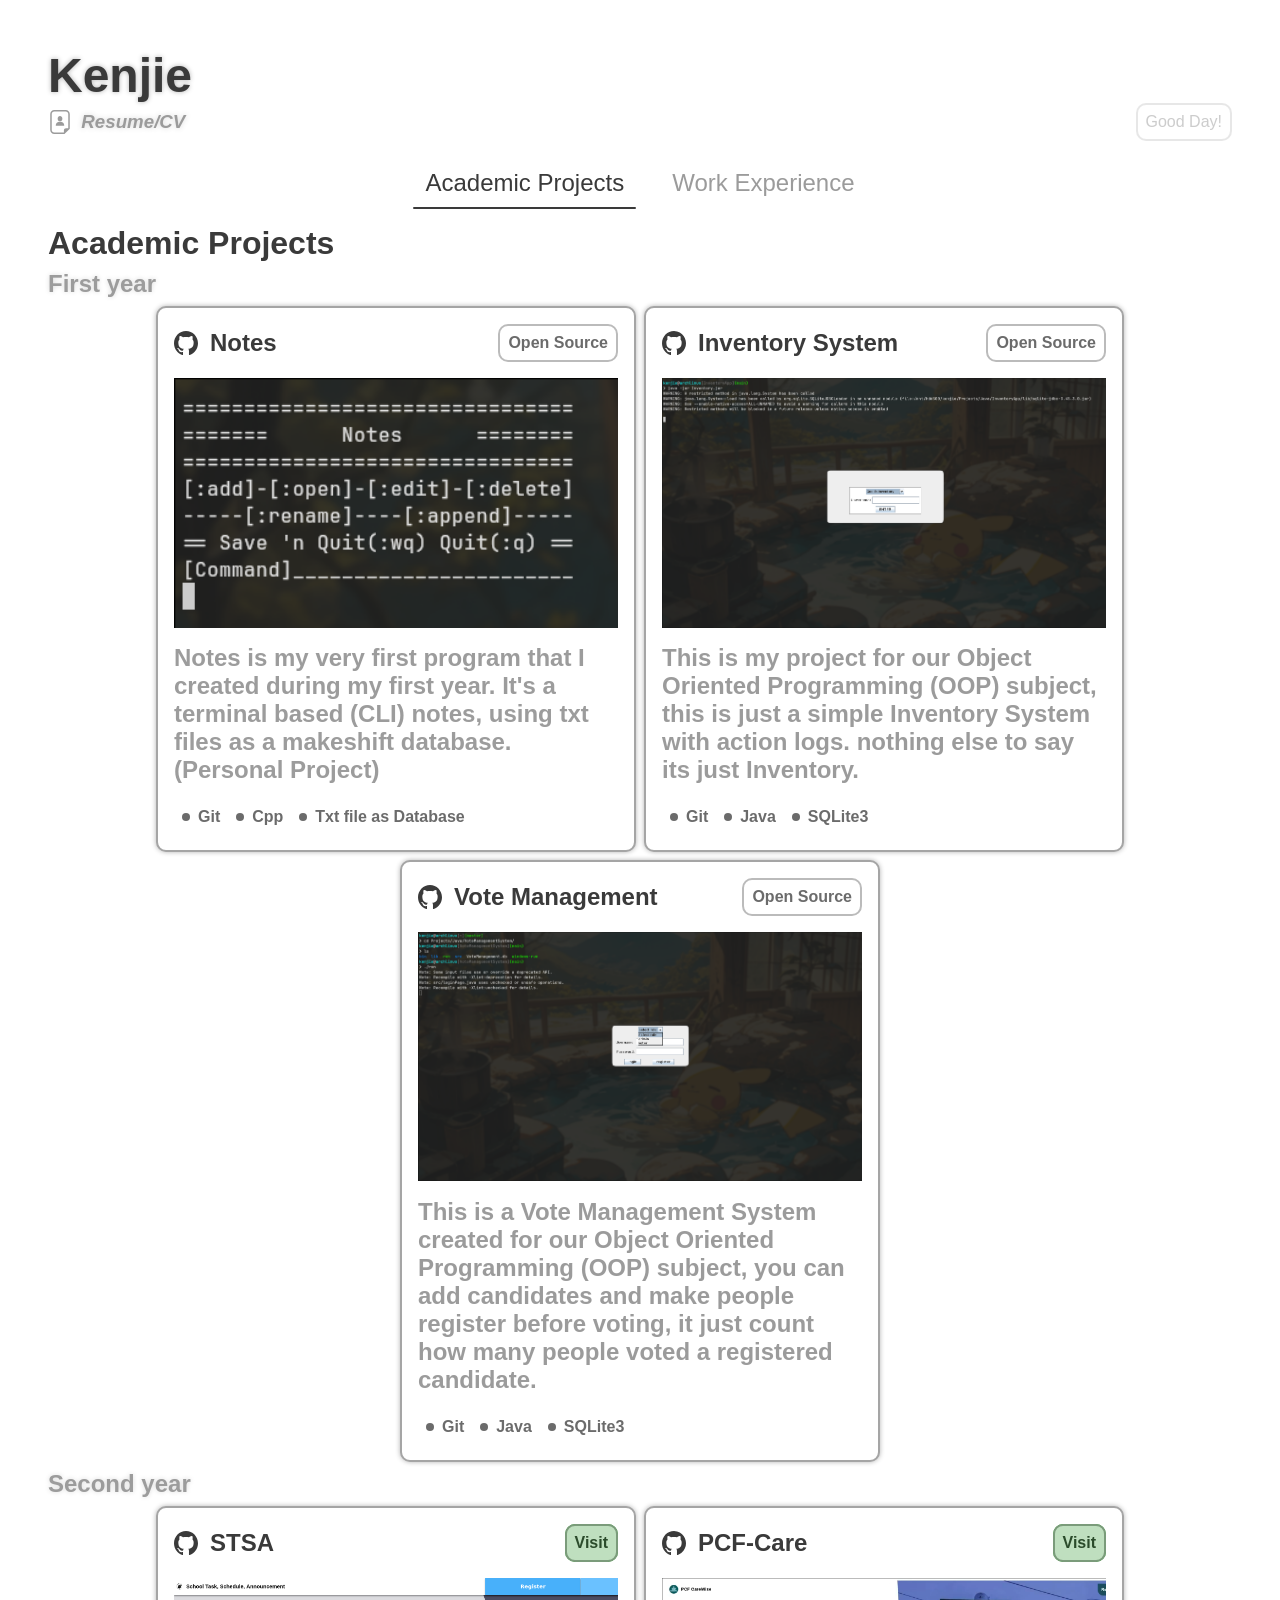
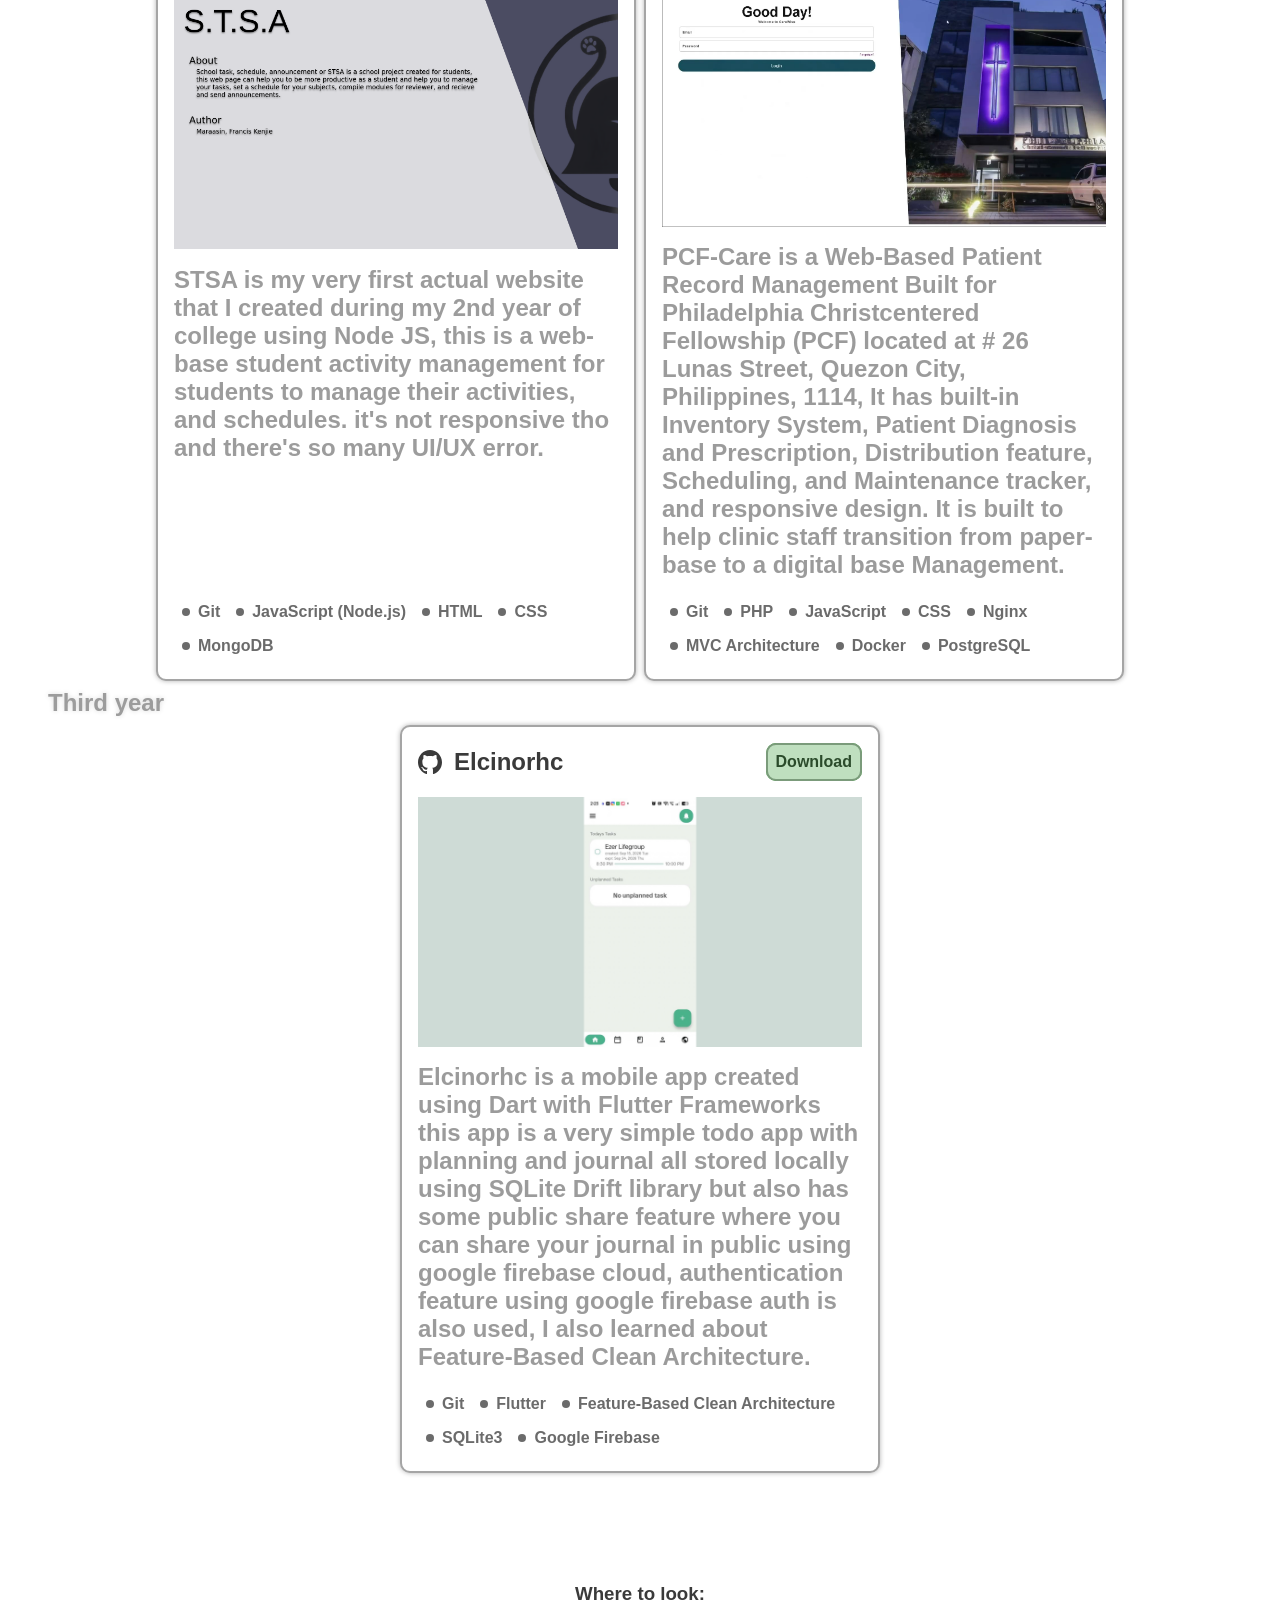
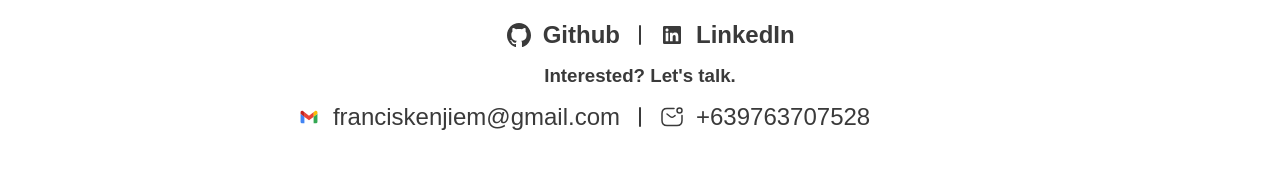
<file: index.html>
<!DOCTYPE html>
<html>
<head>
    <meta charset="UTF-8">
    <meta name="viewport" content="width=device-width, initial-scale=1.0">
    <title>CodeKenjie/Kenjie The Greate</title>
    <link rel="icon" href="images/logo.png">
    <link rel="stylesheet" href="css/style.css">
</head>
<body>
    <main class="contents">
        <div class="l-p">
            <div class="w-full">
                <h1 class="name">Kenjie</h1>
                <h3 class="f-italic sub-header" style="display: flex; justify-content: space-between;">
                    <a class="icon-box" href="https://drive.google.com/file/d/1xDgFLOY4XCXjcnS8tbqkMbSgsxE8o6RL/view" target="_blank">
                        <svg class="icon" height="200px" width="200px" version="1.1" id="_x32_" xmlns="http://www.w3.org/2000/svg" xmlns:xlink="http://www.w3.org/1999/xlink" viewBox="0 0 512 512" xml:space="preserve" fill="currentColor"><g id="SVGRepo_bgCarrier" stroke-width="0"></g><g id="SVGRepo_tracerCarrier" stroke-linecap="round" stroke-linejoin="round"></g><g id="SVGRepo_iconCarrier"> <style type="text/css"> .st0{fill:currentColor;} </style> <g> <path class="st0" d="M276.239,252.183c-6.37,2.127-13.165,3.308-20.239,3.308c-7.074,0-13.87-1.181-20.24-3.308 c-46.272,7.599-70.489,41.608-70.489,82.877H256h90.728C346.728,293.791,322.515,259.782,276.239,252.183z"></path> <path class="st0" d="M256,240.788c27.43,0,49.658-22.24,49.658-49.666v-14.087c0-27.426-22.228-49.659-49.658-49.659 c-27.43,0-49.658,22.233-49.658,49.659v14.087C206.342,218.548,228.57,240.788,256,240.788z"></path> <path class="st0" d="M378.4,0H133.582C86.234,0,47.7,38.542,47.7,85.899v340.22C47.7,473.476,86.234,512,133.582,512h205.695 h13.175l9.318-9.301l93.229-93.229l9.301-9.31v-13.174V85.899C464.3,38.542,425.766,0,378.4,0z M432.497,386.985H384.35 c-24.882,0-45.074,20.183-45.074,45.073v48.139H133.582c-29.866,0-54.078-24.221-54.078-54.078V85.899 c0-29.874,24.212-54.096,54.078-54.096H378.4c29.876,0,54.096,24.222,54.096,54.096V386.985z"></path> </g> </g></svg>
                        Resume/CV
                    </a>
                    <button class="themeBtn" id="themeBtn">Good Day!</button>
                </h3>
            </div>
            <div class="nav-container w-full">
                <button id="navLeft" aria-label="Scroll left">
                    <svg viewBox="0 0 24 24" fill="none" xmlns="http://www.w3.org/2000/svg"><g id="SVGRepo_bgCarrier" stroke-width="0"></g><g id="SVGRepo_tracerCarrier" stroke-linecap="round" stroke-linejoin="round"></g><g id="SVGRepo_iconCarrier"> <path d="M14.9991 19L9.83911 14C9.56672 13.7429 9.34974 13.433 9.20142 13.0891C9.0531 12.7452 8.97656 12.3745 8.97656 12C8.97656 11.6255 9.0531 11.2548 9.20142 10.9109C9.34974 10.567 9.56672 10.2571 9.83911 10L14.9991 5" stroke="currentColor" stroke-width="1.5" stroke-linecap="round" stroke-linejoin="round"></path> </g></svg>
                </button>
                <ul class="nav w-full">
                    <li class="active" data-target="academic">Academic Projects</li>
                    <li data-target="experience">Work Experience</li>
                </ul>
                <button id="navRight" aria-label="Scroll right">
                    <svg viewBox="0 0 24 24" fill="none" xmlns="http://www.w3.org/2000/svg"><g id="SVGRepo_bgCarrier" stroke-width="0"></g><g id="SVGRepo_tracerCarrier" stroke-linecap="round" stroke-linejoin="round"></g><g id="SVGRepo_iconCarrier"> <path d="M9 5L14.15 10C14.4237 10.2563 14.6419 10.5659 14.791 10.9099C14.9402 11.2539 15.0171 11.625 15.0171 12C15.0171 12.375 14.9402 12.7458 14.791 13.0898C14.6419 13.4339 14.4237 13.7437 14.15 14L9 19" stroke="currentColor" stroke-width="1.5" stroke-linecap="round" stroke-linejoin="round"></path> </g></svg>
                </button>
            </div>
            <div class="box tab-panel active" id="academic">
                <h1 class="title-fs w-full">Academic Projects</h1>
            </div>
            <div class="list tab-panel" id="experience">
                <h1 class="title-fs w-full">Work Experience</h1>
            </div>
            <h3 class="c-txt mt-lg">Where to look:</h3>
            <div class="container">
                <a class="f-bold normal-fs icon-box" href="https://github.com/CodeKenjie" target="_blank">
                    <svg class="icon" viewBox="0 0 20 20" version="1.1" xmlns="http://www.w3.org/2000/svg" xmlns:xlink="http://www.w3.org/1999/xlink" fill="currentColor"><g id="SVGRepo_bgCarrier" stroke-width="0"></g><g id="SVGRepo_tracerCarrier" stroke-linecap="round" stroke-linejoin="round"></g><g id="SVGRepo_iconCarrier"> <title>github [#142]</title> <desc>Created with Sketch.</desc> <defs> </defs> <g id="Page-1" stroke="none" stroke-width="1" fill="none" fill-rule="evenodd"> <g id="Dribbble-Light-Preview" transform="translate(-140.000000, -7559.000000)" fill="currentColor"> <g id="icons" transform="translate(56.000000, 160.000000)"> <path d="M94,7399 C99.523,7399 104,7403.59 104,7409.253 C104,7413.782 101.138,7417.624 97.167,7418.981 C96.66,7419.082 96.48,7418.762 96.48,7418.489 C96.48,7418.151 96.492,7417.047 96.492,7415.675 C96.492,7414.719 96.172,7414.095 95.813,7413.777 C98.04,7413.523 100.38,7412.656 100.38,7408.718 C100.38,7407.598 99.992,7406.684 99.35,7405.966 C99.454,7405.707 99.797,7404.664 99.252,7403.252 C99.252,7403.252 98.414,7402.977 96.505,7404.303 C95.706,7404.076 94.85,7403.962 94,7403.958 C93.15,7403.962 92.295,7404.076 91.497,7404.303 C89.586,7402.977 88.746,7403.252 88.746,7403.252 C88.203,7404.664 88.546,7405.707 88.649,7405.966 C88.01,7406.684 87.619,7407.598 87.619,7408.718 C87.619,7412.646 89.954,7413.526 92.175,7413.785 C91.889,7414.041 91.63,7414.493 91.54,7415.156 C90.97,7415.418 89.522,7415.871 88.63,7414.304 C88.63,7414.304 88.101,7413.319 87.097,7413.247 C87.097,7413.247 86.122,7413.234 87.029,7413.87 C87.029,7413.87 87.684,7414.185 88.139,7415.37 C88.139,7415.37 88.726,7417.2 91.508,7416.58 C91.513,7417.437 91.522,7418.245 91.522,7418.489 C91.522,7418.76 91.338,7419.077 90.839,7418.982 C86.865,7417.627 84,7413.783 84,7409.253 C84,7403.59 88.478,7399 94,7399" id="github-[#142]"> </path> </g> </g> </g> </g></svg>
                    Github
                </a>
                <span class="separator">
                    <svg class="icon" viewBox="0 0 24 24" fill="none" xmlns="http://www.w3.org/2000/svg"><g id="SVGRepo_bgCarrier" stroke-width="0"></g><g id="SVGRepo_tracerCarrier" stroke-linecap="round" stroke-linejoin="round"></g><g id="SVGRepo_iconCarrier"> <g id="Interface / Line_Xl"> <path id="Vector" d="M12 21V3" stroke="currentColor" stroke-width="2" stroke-linecap="round" stroke-linejoin="round"></path> </g> </g></svg>
                </span>
                <a class="f-bold normal-fs icon-box" href="https://www.linkedin.com/in/francis-kenjie-maraasin-9522a3424/" target="_blank">
                    <svg class="icon" viewBox="0 0 16 16" xmlns="http://www.w3.org/2000/svg" fill="none"><g id="SVGRepo_bgCarrier" stroke-width="0"></g><g id="SVGRepo_tracerCarrier" stroke-linecap="round" stroke-linejoin="round"></g><g id="SVGRepo_iconCarrier"><path fill="currentColor" d="M12.225 12.225h-1.778V9.44c0-.664-.012-1.519-.925-1.519-.926 0-1.068.724-1.068 1.47v2.834H6.676V6.498h1.707v.783h.024c.348-.594.996-.95 1.684-.925 1.802 0 2.135 1.185 2.135 2.728l-.001 3.14zM4.67 5.715a1.037 1.037 0 01-1.032-1.031c0-.566.466-1.032 1.032-1.032.566 0 1.031.466 1.032 1.032 0 .566-.466 1.032-1.032 1.032zm.889 6.51h-1.78V6.498h1.78v5.727zM13.11 2H2.885A.88.88 0 002 2.866v10.268a.88.88 0 00.885.866h10.226a.882.882 0 00.889-.866V2.865a.88.88 0 00-.889-.864z"></path></g></svg>
                    LinkedIn
                </a>
            </div>
            <h3 class="c-txt">Interested? Let's talk.</h3>
            <div class="container">
                <p class="normal-fs icon-box">
                    <svg class="icon" xmlns="http://www.w3.org/2000/svg" aria-label="Gmail" role="img" viewBox="0 0 512 512" fill="#000000"><g id="SVGRepo_bgCarrier" stroke-width="0"></g><g id="SVGRepo_tracerCarrier" stroke-linecap="round" stroke-linejoin="round"></g><g id="SVGRepo_iconCarrier"><rect width="512" height="512" rx="15%" fill="#ffffff"></rect><path d="M158 391v-142l-82-63V361q0 30 30 30" fill="#4285f4"></path><path d="M 154 248l102 77l102-77v-98l-102 77l-102-77" fill="#ea4335"></path><path d="M354 391v-142l82-63V361q0 30-30 30" fill="#34a853"></path><path d="M76 188l82 63v-98l-30-23c-27-21-52 0-52 26" fill="#c5221f"></path><path d="M436 188l-82 63v-98l30-23c27-21 52 0 52 26" fill="#fbbc04"></path></g></svg>
                    franciskenjiem@gmail.com
                </p>
                <span class="separator">
                    <svg class="icon" viewBox="0 0 24 24" fill="none" xmlns="http://www.w3.org/2000/svg"><g id="SVGRepo_bgCarrier" stroke-width="0"></g><g id="SVGRepo_tracerCarrier" stroke-linecap="round" stroke-linejoin="round"></g><g id="SVGRepo_iconCarrier"> <g id="Interface / Line_Xl"> <path id="Vector" d="M12 21V3" stroke="currentColor" stroke-width="2" stroke-linecap="round" stroke-linejoin="round"></path> </g> </g></svg>
                </span>
                <p class="normal-fs icon-box">
                    <svg class="icon" viewBox="0 0 24 24" fill="none" xmlns="http://www.w3.org/2000/svg"><g id="SVGRepo_bgCarrier" stroke-width="0"></g><g id="SVGRepo_tracerCarrier" stroke-linecap="round" stroke-linejoin="round"></g><g id="SVGRepo_iconCarrier"> <path d="M22 10.5V15.5C22 19 20 20.5 17 20.5H7C4 20.5 2 19 2 15.5V8.5C2 5 4 3.5 7 3.5H14" stroke="currentColor" stroke-width="1.5" stroke-miterlimit="10" stroke-linecap="round" stroke-linejoin="round"></path> <path d="M7 9L10.13 11.5C11.16 12.32 12.85 12.32 13.88 11.5L15.06 10.56" stroke="currentColor" stroke-width="1.5" stroke-miterlimit="10" stroke-linecap="round" stroke-linejoin="round"></path> <path d="M19.5 8C20.8807 8 22 6.88071 22 5.5C22 4.11929 20.8807 3 19.5 3C18.1193 3 17 4.11929 17 5.5C17 6.88071 18.1193 8 19.5 8Z" stroke="currentColor" stroke-width="1.5" stroke-miterlimit="10" stroke-linecap="round" stroke-linejoin="round"></path> </g></svg>
                    +639763707528
                </p>
            </div>
        </div>
    </main>
    <template id="academic-project-template">
        <div class="card n-p">
           <div class="header">
               <a class="repo-link f-bold normal-fs" target="_blank">
                   <svg class="icon" viewBox="0 0 20 20" version="1.1" xmlns="http://www.w3.org/2000/svg" xmlns:xlink="http://www.w3.org/1999/xlink" fill="currentColor"><g id="SVGRepo_bgCarrier" stroke-width="0"></g><g id="SVGRepo_tracerCarrier" stroke-linecap="round" stroke-linejoin="round"></g><g id="SVGRepo_iconCarrier"> <title>github [#142]</title> <desc>Created with Sketch.</desc> <defs> </defs> <g id="Page-1" stroke="none" stroke-width="1" fill="none" fill-rule="evenodd"> <g id="Dribbble-Light-Preview" transform="translate(-140.000000, -7559.000000)" fill="currentColor"> <g id="icons" transform="translate(56.000000, 160.000000)"> <path d="M94,7399 C99.523,7399 104,7403.59 104,7409.253 C104,7413.782 101.138,7417.624 97.167,7418.981 C96.66,7419.082 96.48,7418.762 96.48,7418.489 C96.48,7418.151 96.492,7417.047 96.492,7415.675 C96.492,7414.719 96.172,7414.095 95.813,7413.777 C98.04,7413.523 100.38,7412.656 100.38,7408.718 C100.38,7407.598 99.992,7406.684 99.35,7405.966 C99.454,7405.707 99.797,7404.664 99.252,7403.252 C99.252,7403.252 98.414,7402.977 96.505,7404.303 C95.706,7404.076 94.85,7403.962 94,7403.958 C93.15,7403.962 92.295,7404.076 91.497,7404.303 C89.586,7402.977 88.746,7403.252 88.746,7403.252 C88.203,7404.664 88.546,7405.707 88.649,7405.966 C88.01,7406.684 87.619,7407.598 87.619,7408.718 C87.619,7412.646 89.954,7413.526 92.175,7413.785 C91.889,7414.041 91.63,7414.493 91.54,7415.156 C90.97,7415.418 89.522,7415.871 88.63,7414.304 C88.63,7414.304 88.101,7413.319 87.097,7413.247 C87.097,7413.247 86.122,7413.234 87.029,7413.87 C87.029,7413.87 87.684,7414.185 88.139,7415.37 C88.139,7415.37 88.726,7417.2 91.508,7416.58 C91.513,7417.437 91.522,7418.245 91.522,7418.489 C91.522,7418.76 91.338,7419.077 90.839,7418.982 C86.865,7417.627 84,7413.783 84,7409.253 C84,7403.59 88.478,7399 94,7399" id="github-[#142]"> </path> </g> </g> </g> </g></svg>
                   <span class="title"></span>
               </a>
               <h3 class="source"></h3>
           </div>
           <div class="previews"></div>
           <p class="description"></p>
           <ul class="lang-used"></ul>
        </div>       
    </template>
    <template id="work-experience-template">
        <div class="item n-p">
            <div class="header">
                <h2 class="company"></h2>
                <div>
                    <p class="from"></p>
                    <span>-</span>
                    <p class="to"></p>
                </div>
            </div>
            <p class="company-address"></p>
            <p class="position" style="font-style: italic; font-size: var(--big-fs);"></p>
            <ul class="tasks n-p"></ul>
        </div>
    </template>
    <script src="js/script.js" defer></script>
</body>
</html>
</file>
<file: css/style.css>
:root {
    --family: Arial, sans-serif;
    --background: rgb(255, 255, 255);
    --foreground: rgb(58, 58, 58);
    --alt-foreground: rgb(255, 255, 255);
    --header-fs: clamp(2rem, 1.5rem + 2vw, 3rem);
    --title-fs: clamp(1.5rem, 1.2rem + 1vw, 2rem);
    --big-fs: clamp(1.2rem, 1rem + 0.9vw, 1.7rem);
    --normal-fs: clamp(1rem, 0.9rem + 0.8vw, 1.5rem);
    --small-fs: clamp(0.875rem, 0.8rem + 0.3vw, 1rem);
    --bold-f: 700;
    --radius: 10px;
    --small-gap: 0.5em;
    --normal-gap: 1em;
    --big-gap: 2em;
    --muted: rgb(165, 165, 165);
    --hovered: rgb(195, 195, 195);
    --border: solid 2px var(--muted);
    --shadow: 0px 0px 5px rgba(0, 0, 0, 0.3);
}

[data-theme="light"] {
    --background: rgb(255, 255, 255);
    --foreground: #3a3a3a;
    --muted: rgb(165, 165, 165);
    --hovered: rgb(195, 195, 195);
    --shadow: 0px 0px 5px rgba(0, 0, 0, 0.3);
}

[data-theme="dark"] {
    --background: rgb(51, 51, 51);
    --foreground: rgb(255, 255, 255);
    --muted: rgb(165, 165, 165);
    --hovered: rgb(195, 195, 195);
    --shadow: 0px 0px 5px rgba(255, 255, 255, 0.3);
}

html {
    font-size: 100%; margin: 0; }

body {
    background: var(--background);
    font-family: var(--family);
    color: var(--foreground);
}

*, *::before, *::after {
    box-sizing: border-box;
    margin: 0;
    padding: 0;
}

a {
    text-decoration: none;
    color: var(--foreground);
}

.title-fs {
    font-size: var(--title-fs);
}

.header-fs {
    font-size: var(--header-fs);
}

.big-fs {
    font-size: var(--big-fs);
}

.normal-fs {
    font-size: var(--normal-fs);
}

.small-fs {
    font-size: var(--small-fs);
}

.f-bold {
    font-weight: var(--bold-f);
}

.f-italic {
    font-style: italic;
}

.c-txt {
    text-align: center;
}

.container {
    display: grid;
    grid-template-columns: 1fr auto 1fr;
    align-items: center;
    gap: 0.5em;
    width: 100%;
}

.container > :first-child {
    justify-content: flex-end;
    text-align: right;
}

.container > :last-child {
    justify-content: flex-start;
    text-align: left;
}

.separator {
    display: flex;
    justify-content: center;
    align-items: center;
}

.sub-header {
    width: 100%;
    opacity: 50%;
    text-shadow: var(--shadow);
}

.icon {
    width: var(--normal-fs);
    height: var(--normal-fs);
}

.themeBtn {
    background: transparent;
    color: var(--foreground);
    padding: 0.5em;
    font-size: var(--small-fs);
    border: var(--border);
    border-radius: var(--radius);
    cursor: pointer;
    opacity: 50%;
}

.themeBtn:hover {
    opacity: 100%;
}

.icon-box {
    display: flex;
    align-items: center;
    gap: var(--small-gap);
}

.s-p {
    padding: 0.5em;
}

.n-p {
    padding: 1em;
}

.l-p {
    padding: 3em;
}

.w-full {
    width: 100%;
}

.mt-lg {
    margin-top: 5em;
}

.w-fit {
    width: fit-content;
}

.h-full {
    height: 100%;
}

.h-fit {
    height: fit-content;
}

.nav-container {
    display: flex;
    align-items: center;
    gap: var(--normal-gap);

    button {
        padding: 0.5em;
        border-radius: var(--radius);
        border: none;
        background-color: var(--background);
        color: var(--foreground);
        cursor: pointer;
        font-size: var(--normal-fs);
        width: 2em;
        height: 2em;
    }

    button:hover {
        background-color: var(--hovered);
    }

    button:disabled {
        opacity: 30%;
        cursor: default;
    }

    button[hidden] {
        display: none;
    }
}

.nav {
    flex: 1;
    min-width: 0;
    display: flex;
    gap: var(--normal-gap);
    list-style-type: none;
    font-size: var(--normal-fs);
    overflow-x: auto;
    scroll-behavior: smooth;
    scrollbar-width: none;
    scroll-snap-type: x mandatory;
    overscroll-behavior-x: contain;

    li {
        scroll-snap-align: start;
        user-select: none;
        flex-shrink: 0;
        white-space: nowrap;
        position: relative;
        padding: 0.5em;
        border-radius: var(--radius);
        opacity: 50%;
        cursor: pointer;
    }

    li::before {
        content: "";
        position: absolute;
        bottom: 0;
        left: 0;
        width: 0;
        height: 2px;
        background-color: var(--foreground);
        border-radius: 1em;
        transition: width 300ms ease;
    }

    li:hover::before {
        width: 100%;
    }

    li:hover {
        opacity: 100%;
    }

    li.active {
        opacity: 100%;
    }

    li.active::before {
        width: 100%;
    }

    li:first-child { margin-left: auto; }
    li:last-child { margin-right: auto; }
}

.contents {
    display: flex;
    justify-content: center;

}

.contents > div {
    display: flex;
    flex-direction: column;
    align-items: center;
    gap: var(--normal-gap);
    width: 100%;
    max-width: max(20rem, 100rem);
}

.section dl {
    padding: 1em 0 1em 2em;
}

.section dt {
    font-size: var(--big-fs);
    font-weight: var(--bold-f);
    font-style: italic;
}

.section dd {
    position: relative;
    display: flex;
    align-items: center;
    font-size: var(--normal-fs);
    padding-left: 2em;
    text-align: justify;
}

.name {
    font-size: var(--header-fs);
    cursor: default;
    text-shadow: var(--shadow);
    animation: static-light 2s ease;
}

.background {
    background: var(--background);
    border-radius: var(--radius);
}

.name:hover {
    opacity: 100%;
}

.resp-width{
    width: 100%;
    max-width: 650px;
}

.txt-box {
    display: flex;
    flex-direction: column;
    gap: var(--small-gap);
}

.tab-panel:not(.active) {
    display: none;
}

.box {
    display: flex;
    flex-wrap: wrap;
    gap: var(--small-gap);
    justify-content: center;
    border-radius: var(--radius);
}

.box .card {
    display: flex;
    flex-direction: column;
    background: var(--background);
    width: 100%;
    max-width: clamp(10rem, 80vw, 30rem);
    border: var(--border);
    border-radius: var(--radius);
    box-shadow: var(--shadow);
    gap: var(--normal-gap);

    a {
        display: flex;
        align-items: center;
        gap: var(--small-gap);
    }
}

.box .card:hover {
    border: solid 2px var(--hovered);

    .description {
        opacity: 100%;
    }
}

.box .card .header {
    display: flex;
    flex-wrap: wrap;
    justify-content: space-between;
    align-items: center;
}

.box .card .header .source {
    background: var(--background);
    color: var(--foreground);
    font-size: var(--small-fs);
    padding: 0.5em;
    border: var(--border);
    border-radius: var(--radius);
    opacity: 75%;
    cursor: pointer;
}

.box .card .header .live {
    background: green;
    border-radius: var(--radius);
    cursor: pointer;
}

.box .card .previews{
    display: flex;
    background: var(--background);
    width: 100%;
    height: 100%;
    max-height: 17rem;
    aspect-ratio: 16/9;
    overflow-x: auto;
    scroll-snap-type: x mandatory;
    scroll-behavior: smooth;
    scrollbar-width: thin;
}

.box .card .previews img {
    height: 100%;
    scroll-snap-align: start;
    object-fit: contain;
}

.box .card .description {
    flex: 1 1 0;
    cursor: default;
    width: 100%;
    font-size: var(--normal-fs);
    font-weight: var(--bold-f);
    opacity: 50%;
    overflow-wrap: break-word;
    word-wrap: break-word;
    white-space: wrap;
}

.box .card .lang-used {
    width: 100%;
    display: flex;
    flex-wrap: wrap;
    padding: 0.5em;
    gap: var(--normal-gap);
    list-style-type: none;

    li {
        display: flex;
        position: relative;
        font-size: var(--small-fs);
        gap: var(--small-gap);
        align-items: center;
        font-weight: var(--bold-f);
        opacity: 75%;
    }

    li::before {
        content: "";
        position: relative;
        width: 0.5em;
        height: 0.5em;
        background: var(--foreground);
        border-radius: 50%;
    }
}

.list {
    display: grid;
    justify-items: center;
    width: 100%;
    gap: 0.5em;
}

.list .item {
    background-color: var(--background);
    border: var(--border);
    border-radius: var(--radius);
    box-shadow: var(--shadow);
    width: 100%;

    h2 {
        font-size: var(--title-fs);
    }

    p {
        font-size: var(--normal-fs);
    }
}

.list .item .header {
    display: flex;
    flex-wrap: wrap;
    justify-content: space-between;
    align-items: center;

    div {
        display: flex;
        gap: var(--normal-gap);
        align-items: center;

        p {
            font-size: var(--small-fs);
        }
    }
}

.list .item ul {
    padding: 0.5em 0 1em clamp(2em, 8vw, 4em);
    
    li {
        font-size: var(--normal-fs);
    }
}


@keyframes static-light {
    0%{
        opacity: 100%;
    } 10% {
        opacity: 50%;
    } 20% {
        opacity: 100%;
    } 30% {
        opacity: 50%;
    } 50%{
        opacity: 100%;
    } 70% {
        opacity: 50%;
    } 80% {
        opacity: 100%;
    } 90% {
        opacity: 50%;
    } 100% {
        opacity: 100%;
    }
}

@media (max-width: 600px) {
    .container {
        grid-template-columns: 1fr;
        justify-items: center;
    }

    .container > :first-child,
    .container > :last-child {
        justify-content: center;
        text-align: center;
    } 

    .separator {
        display: none;
    }
}
</file>
